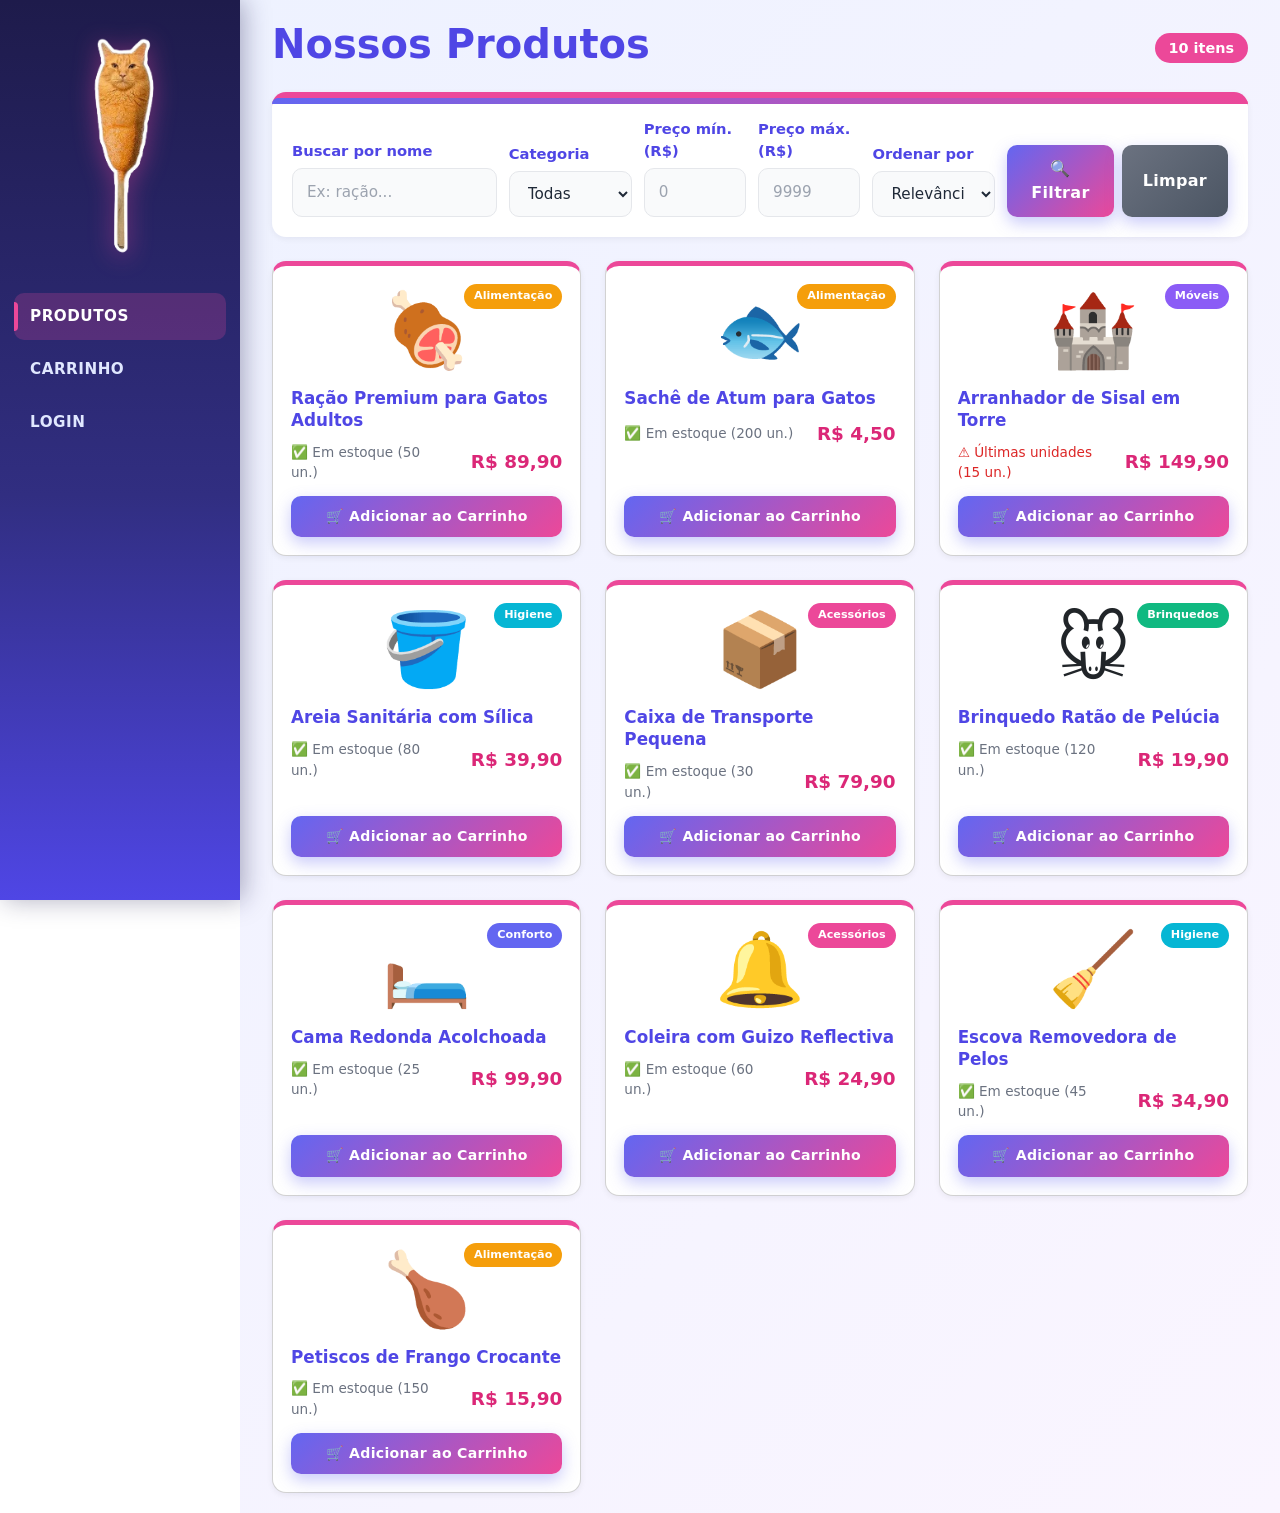
<file: site/index.html>
<!DOCTYPE html>
<html lang="pt-br">
<head>
    <meta charset="UTF-8">
    <meta name="viewport" content="width=device-width, initial-scale=1.0">
    <link href="https://cdn.jsdelivr.net/npm/bootstrap@5.3.3/dist/css/bootstrap.min.css" rel="stylesheet">
    <link href="style.css" rel="stylesheet">
    <title>Produtos</title>
</head>
<body>
    <header>
        <nav class="navbar navbar-expand-lg navbar-dark bg-dark">
            <div class="container-fluid justify-content-center">
                <a class="navbar-brand" href="#"><img src="logo.png" height="120" alt=""></a>
                <button class="navbar-toggler" type="button" data-bs-toggle="collapse" data-bs-target="#navbarNav">
                    <span class="navbar-toggler-icon"></span>
                </button>
                <div class="collapse navbar-collapse flex-grow-0 justify-content-center" id="navbarNav">
                    <ul class="navbar-nav text-center">
                        <li class="nav-item active"><a class="nav-link" href="index.html">PRODUTOS</a></li>
                        <li class="nav-item"><a class="nav-link" href="carrinho.html">CARRINHO</a></li>
                        <li class="nav-item" id="nav-login"><a class="nav-link" href="login.html">LOGIN</a></li>
                    </ul>
                    <div class="dropdown m-3">
                        <button id="user-info" class="btn btn-light dropdown-toggle" type="button" data-bs-toggle="dropdown" style="display:none">Opções</button>
                        <ul class="dropdown-menu">
                            <li><a class="dropdown-item" href="cadastro.html">Perfil</a></li>
                            <li><hr class="dropdown-divider"></li>
                            <li><a class="dropdown-item" href="#" onclick="logout()">Sair</a></li>
                        </ul>
                    </div>
                </div>
            </div>
        </nav>
    </header>

    <main class="d-flex justify-content-center align-items-center" style="align-items:flex-start !important;">
        <div class="container-fluid">
            <div class="d-flex justify-content-between align-items-center mb-3" style="max-width:1200px; margin:0 auto;">
                <h1 style="color:var(--primary-dark); font-weight:700;">Nossos Produtos</h1>
                <span id="contador-produtos" class="badge" style="background:var(--accent); font-size:0.9rem; padding:8px 14px; border-radius:20px;">0 itens</span>
            </div>

            <form id="form-filtros" style="max-width:1200px; margin:0 auto 24px; padding:20px; background:#fff; border-radius:var(--radius); box-shadow:var(--shadow-sm); display:grid; grid-template-columns: 2fr 1.2fr 1fr 1fr 1.2fr auto; gap:12px; align-items:end;">
                <div>
                    <label for="filtro-busca">Buscar por nome</label>
                    <input type="text" id="filtro-busca" class="input_texto" placeholder="Ex: ração..." style="margin-bottom:0;">
                </div>
                <div>
                    <label for="filtro-categoria">Categoria</label>
                    <select id="filtro-categoria" class="input_texto" style="margin-bottom:0;">
                        <option value="">Todas</option>
                        <option value="Alimentação">Alimentação</option>
                        <option value="Móveis">Móveis</option>
                        <option value="Higiene">Higiene</option>
                        <option value="Acessórios">Acessórios</option>
                        <option value="Brinquedos">Brinquedos</option>
                        <option value="Conforto">Conforto</option>
                    </select>
                </div>
                <div>
                    <label for="filtro-preco-min">Preço mín. (R$)</label>
                    <input type="number" id="filtro-preco-min" class="input_texto" min="0" step="0.01" placeholder="0" style="margin-bottom:0;">
                </div>
                <div>
                    <label for="filtro-preco-max">Preço máx. (R$)</label>
                    <input type="number" id="filtro-preco-max" class="input_texto" min="0" step="0.01" placeholder="9999" style="margin-bottom:0;">
                </div>
                <div>
                    <label for="filtro-ordenacao">Ordenar por</label>
                    <select id="filtro-ordenacao" class="input_texto" style="margin-bottom:0;">
                        <option value="">Relevância</option>
                        <option value="asc">Menor preço</option>
                        <option value="desc">Maior preço</option>
                    </select>
                </div>
                <div style="display:flex; gap:8px;">
                    <button type="submit" class="btn_enviar" style="margin-top:0; padding:12px 16px;">🔍 Filtrar</button>
                    <button type="button" id="btn-limpar" class="btn_enviar" style="margin-top:0; padding:12px 16px; background:linear-gradient(135deg,#6b7280,#4b5563);">Limpar</button>
                </div>
            </form>

            <div id="loading" class="text-center py-5">
                <div class="spinner-border" style="color:var(--primary);" role="status">
                    <span class="visually-hidden">Carregando...</span>
                </div>
                <p class="mt-3" style="color:var(--text-muted);">Buscando produtos...</p>
            </div>

            <div id="grid-produtos" class="grid-produtos"></div>

        </div>
    </main>

    <div class="position-fixed" style="top:50%; left:50%; transform:translate(-50%,-50%); z-index:1050;">
        <div id="liveToast" class="toast align-items-center text-white bg-success border-0" role="alert" data-bs-delay="5000">
            <div class="d-flex">
                <div class="toast-body" id="toast-message">Mensagem</div>
                <button type="button" class="btn-close btn-close-white me-2 m-auto" data-bs-dismiss="toast"></button>
            </div>
        </div>
    </div>

    <footer></footer>

    <script src="https://cdn.jsdelivr.net/npm/bootstrap@5.3.3/dist/js/bootstrap.bundle.min.js"></script>
    <script src="./pages.js"></script>
    <script src="./produtos.js"></script>
</body>
</html>
</file>
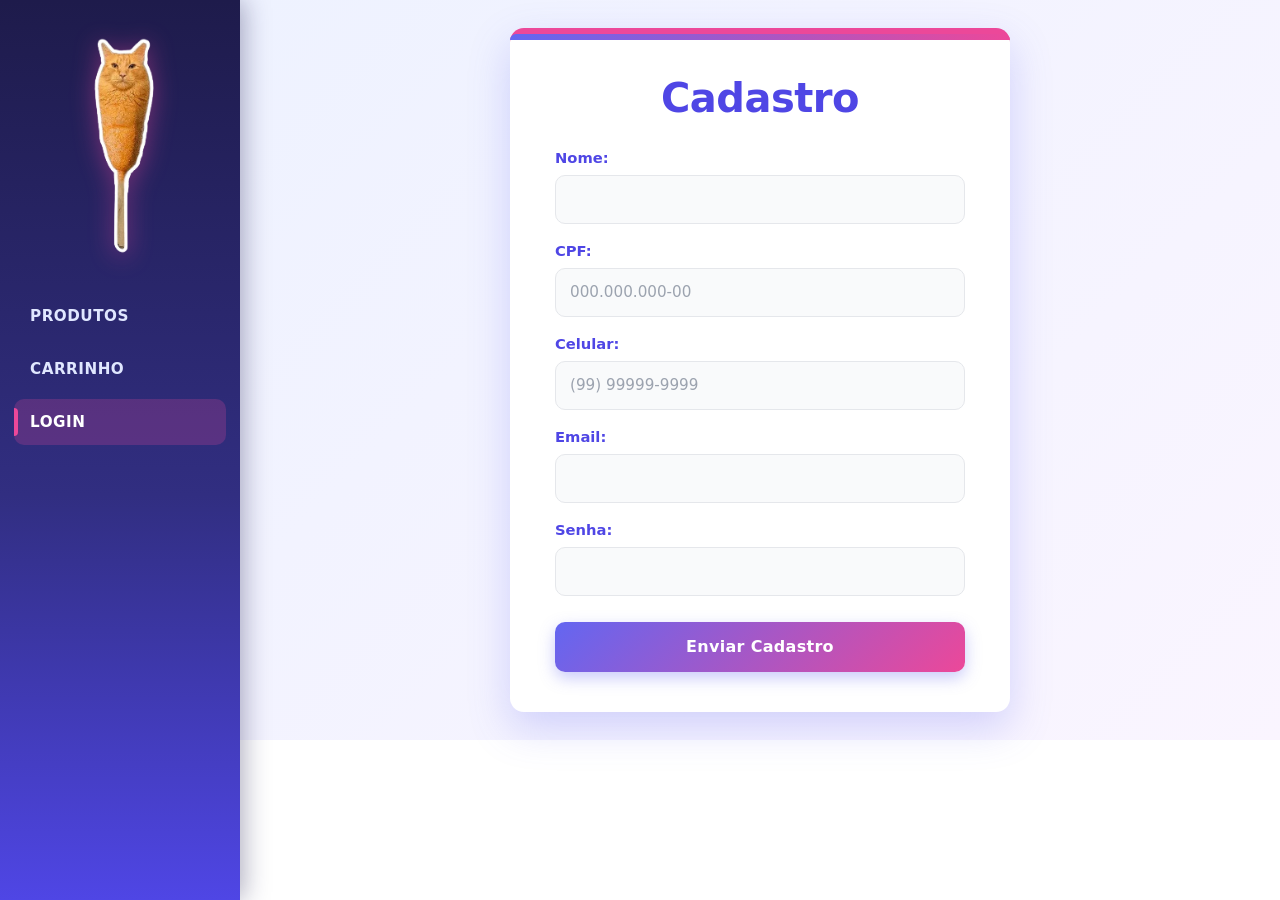
<file: site/cadastro.html>
<!DOCTYPE html>
<html lang="pt-br">
<head>
    <meta charset="UTF-8">
    <meta name="viewport" content="width=device-width, initial-scale=1.0">
    <link href="https://cdn.jsdelivr.net/npm/bootstrap@5.3.3/dist/css/bootstrap.min.css" rel="stylesheet" integrity="sha384-QWTKZyjpPEjISv5WaRU9OFeRpok6YctnYmDr5pNlyT2bRjXh0JMhjY6hW+ALEwIH" crossorigin="anonymous">
    <link href="style.css" rel="stylesheet">
    <title>Cadastro</title>
</head>
<body>
    <header>
        <nav class="navbar navbar-expand-lg navbar-dark bg-dark">
            <div class="container-fluid justify-content-center">
                <a class="navbar-brand" href="#">
                    <img src="logo.png" height="120" alt="">
                </a>
                <button class="navbar-toggler" type="button" data-bs-toggle="collapse" data-bs-target="#navbarNav" aria-controls="navbarNav" aria-expanded="false" aria-label="Toggle navigation">
                    <span class="navbar-toggler-icon"></span>
                </button>
                <div class="collapse navbar-collapse flex-grow-0 justify-content-center" id="navbarNav">
                    <ul class="navbar-nav text-center">
                        <li class="nav-item">
                            <a class="nav-link" href="index.html">PRODUTOS</a>
                        </li>
                        <li class="nav-item">
                            <a class="nav-link" href="carrinho.html">CARRINHO</span></a>
                        </li>
                        <li class="nav-item active" id="nav-login">
                            <a class="nav-link" href="login.html">LOGIN</a>
                        </li>
                    </ul>
                    <div class="dropdown m-3">
                        <button id="user-info" class="btn btn-light dropdown-toggle" type="button" data-bs-toggle="dropdown" aria-expanded="false" style="display: none">
                            Opções
                        </button>
                        <ul class="dropdown-menu">
                            <li><a class="dropdown-item" href="cadastro.html">Perfil</a></li>
                            <li><hr class="dropdown-divider"></li>
                            <li><a class="dropdown-item" href="#" onclick="logout()">Sair</a></li>
                        </ul>
                    </div>
                </div>
            </div>
        </nav>
    </header>
    <main class="d-flex justify-content-center align-items-center">
        <form id = "form_cadastro">
            <h1 style="text-align: center;">Cadastro</h1>
            <label for="nome">Nome:</label>
            <input type="text" id="nome" required class="input_texto">
            <label for="cpf">CPF:</label>
            <input type="text" id="cpf" placeholder="000.000.000-00" required class="input_texto">
            <label for="celular">Celular:</label>
            <input type="tel" id="celular" placeholder="(99) 99999-9999" required class="input_texto">
            <label for="email">Email:</label>
            <input type="email" id="email" required class="input_texto">
            <label for="senha">Senha:</label>
            <input type="password" id="senha" required class="input_texto">

            <input type="submit" id="btn_enviar" value="Enviar Cadastro" class="btn_enviar">
            
        </form>

        <!-- ALERTA TOAST -->
        <div class="position-fixed" style="top: 50%; left: 50%; transform: translate(-50%, -50%); z-index: 1050;">
            <div id="liveToast" class="toast align-items-center text-white bg-success border-0" role="alert" aria-live="assertive" aria-atomic="true" data-bs-delay="5000">
                <div class="d-flex">
                    <div class="toast-body" id="toast-message">
                        Mensagem
                    </div>
                <button type="button" class="btn-close btn-close-white me-2 m-auto" data-bs-dismiss="toast" aria-label="Fechar"></button>
            </div>
        </div>
    </main>
    <footer> </footer>

    <script>
        function pegarDados(){
            dados = {
                nome: document.getElementById("nome").value,
                cpf: document.getElementById("cpf").value,
                celular: document.getElementById("celular").value,
                email: document.getElementById("email").value,
                senha: document.getElementById("senha").value
            }
            return dados
        }

        const form_cadastro = document.getElementById("form_cadastro")
        const btn_enviar = document.getElementById("btn_enviar")
        form_cadastro.addEventListener("submit", async (event)=>{
            event.preventDefault()
            btn_enviar.disabled = true
            btn_enviar.value = "Enviando cadastro..."
            const dados = pegarDados()
            try {
                const resposta = await fetch("http://localhost:3000/cliente", {
                    method: "POST", headers: { "Content-Type": "application/json" },
                    body: JSON.stringify(dados)
                })
                if (!resposta.ok) {throw new Error("Erro na API")}
                mostrarToast("✅ Cadastro enviado com sucesso!", "bg-success");
                form_cadastro.reset()
            } catch(error) {
                mostrarToast("❌ Falha ao enviar. " + error, "bg-danger");
            } finally {
                btn_enviar.value = "Enviar Cadastro"
                btn_enviar.disabled = false
            }
        })
    </script>

    <script src="./pages.js"></script>

    <script src="https://cdn.jsdelivr.net/npm/bootstrap@5.3.3/dist/js/bootstrap.bundle.min.js" integrity="sha384-YvpcrYf0tY3lHB60NNkmXc5s9fDVZLESaAA55NDzOxhy9GkcIdslK1eN7N6jIeHz" crossorigin="anonymous"></script>

</body>
</html>
</file>
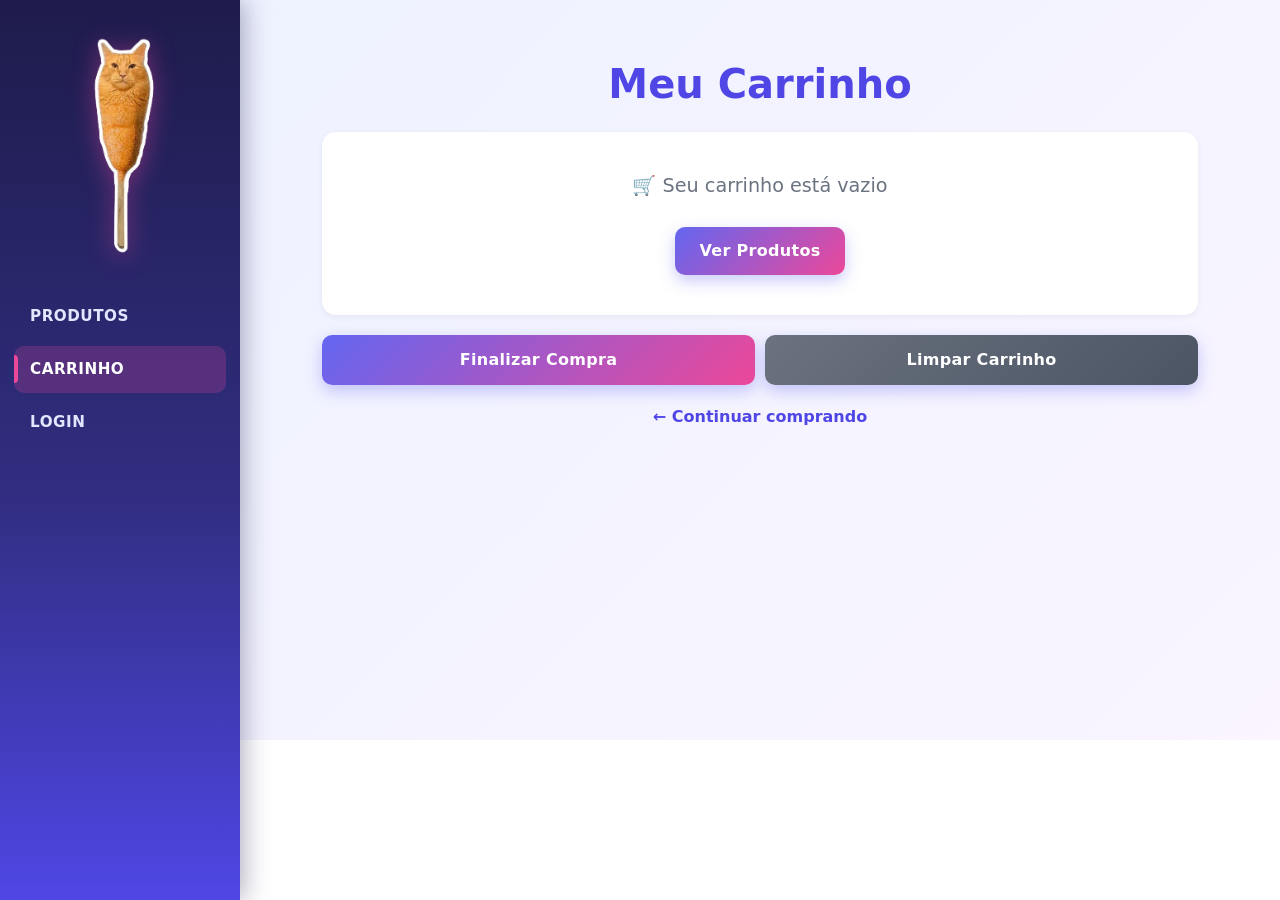
<file: site/carrinho.html>
<!DOCTYPE html>
<html lang="pt-br">
<head>
    <meta charset="UTF-8">
    <meta name="viewport" content="width=device-width, initial-scale=1.0">
    <link href="https://cdn.jsdelivr.net/npm/bootstrap@5.3.3/dist/css/bootstrap.min.css" rel="stylesheet">
    <link href="style.css" rel="stylesheet">
    <title>Carrinho</title>
</head>
<body>
    <header>
        <nav class="navbar navbar-expand-lg navbar-dark bg-dark">
            <div class="container-fluid justify-content-center">
                <a class="navbar-brand" href="#"><img src="logo.png" height="120" alt=""></a>
                <button class="navbar-toggler" type="button" data-bs-toggle="collapse" data-bs-target="#navbarNav">
                    <span class="navbar-toggler-icon"></span>
                </button>
                <div class="collapse navbar-collapse flex-grow-0 justify-content-center" id="navbarNav">
                    <ul class="navbar-nav text-center">
                        <li class="nav-item"><a class="nav-link" href="index.html">PRODUTOS</a></li>
                        <li class="nav-item active"><a class="nav-link" href="carrinho.html">CARRINHO</a></li>
                        <li class="nav-item" id="nav-login"><a class="nav-link" href="login.html">LOGIN</a></li>
                    </ul>
                    <div class="dropdown m-3">
                        <button id="user-info" class="btn btn-light dropdown-toggle" type="button" data-bs-toggle="dropdown" style="display:none">Opções</button>
                        <ul class="dropdown-menu">
                            <li><a class="dropdown-item" href="cadastro.html">Perfil</a></li>
                            <li><hr class="dropdown-divider"></li>
                            <li><a class="dropdown-item" href="#" onclick="logout()">Sair</a></li>
                        </ul>
                    </div>
                </div>
            </div>
        </nav>
    </header>

    <main class="d-flex justify-content-center" style="align-items:flex-start !important;">
        <div class="container-fluid" style="max-width:900px; margin:40px auto;">
            <h1 style="color:var(--primary-dark); font-weight:700; text-align:center; margin-bottom:24px;">Meu Carrinho</h1>

            <div id="lista-carrinho"></div>

            <div id="resumo" style="display:none; margin-top:20px; padding:18px; background:#fff; border-radius:var(--radius); box-shadow:var(--shadow-sm);">
                <div style="display:flex; justify-content:space-between; font-size:1.1rem; margin-bottom:6px;">
                    <span>Quantidade de itens:</span>
                    <strong id="total-itens">0</strong>
                </div>
                <div style="display:flex; justify-content:space-between; font-size:1.3rem; color:var(--accent-dark);">
                    <span>Total:</span>
                    <strong id="total-preco">R$ 0,00</strong>
                </div>
            </div>

            <div style="display:flex; gap:10px; flex-wrap:wrap; margin-top:20px;">
                <button class="btn_enviar" style="flex:1; min-width:180px; margin-top:0;" onclick="finalizarCompra()" id="btn-finalizar">Finalizar Compra</button>
                <button class="btn_enviar" style="flex:1; min-width:180px; margin-top:0; background:linear-gradient(135deg,#6b7280,#4b5563);" onclick="limparCarrinho()">Limpar Carrinho</button>
            </div>

            <div style="text-align:center; margin-top:20px;">
                <a href="index.html" style="color:var(--primary-dark); font-weight:600; text-decoration:none;">← Continuar comprando</a>
            </div>
        </div>
    </main>

    <div class="position-fixed" style="top:50%; left:50%; transform:translate(-50%,-50%); z-index:1050;">
        <div id="liveToast" class="toast align-items-center text-white bg-success border-0" role="alert" data-bs-delay="5000">
            <div class="d-flex">
                <div class="toast-body" id="toast-message">Mensagem</div>
                <button type="button" class="btn-close btn-close-white me-2 m-auto" data-bs-dismiss="toast"></button>
            </div>
        </div>
    </div>

    <script src="https://cdn.jsdelivr.net/npm/bootstrap@5.3.3/dist/js/bootstrap.bundle.min.js"></script>
    <script src="./pages.js"></script>
    <script>
        function lerCarrinho() {
            try { return JSON.parse(localStorage.getItem("carrinho") || "[]"); } 
            catch { return []; }
        }

        function salvarCarrinho(carrinho) {
            localStorage.setItem("carrinho", JSON.stringify(carrinho));
        }

        function formatarPreco(valor) {
            return Number(valor || 0).toLocaleString("pt-BR", { style: "currency", currency: "BRL" });
        }

        function carregarCarrinho() {
            const carrinho = lerCarrinho();
            const lista = document.getElementById("lista-carrinho");
            const resumo = document.getElementById("resumo");

            if (!lista) return;

            if (carrinho.length === 0) {
                lista.innerHTML = `
                    <div style="text-align:center; padding:40px; background:#fff; border-radius:var(--radius); box-shadow:var(--shadow-sm);">
                        <p style="font-size:1.2rem; color:var(--text-muted); margin-bottom:16px;">🛒 Seu carrinho está vazio</p>
                        <a href="index.html" class="btn_enviar" style="display:inline-block; width:auto; padding:12px 24px; text-decoration:none;">Ver Produtos</a>
                    </div>`;
                if (resumo) resumo.style.display = "none";
                return;
            }

            lista.innerHTML = carrinho.map(item => `
                <div class="card" style="display:flex; flex-direction:row; align-items:center; justify-content:space-between; gap:12px; margin-bottom:12px; flex-wrap:wrap;">
                    <div style="flex:1; min-width:180px;">
                        <strong style="color:var(--primary-dark);">${item.nome}</strong>
                        ${item.preco ? `<div style="color:var(--text-muted); font-size:0.9rem;">${formatarPreco(item.preco)}</div>` : ""}
                    </div>
                    <div style="display:flex; align-items:center; gap:8px;">
                        <button class="btn_enviar" style="width:38px; padding:8px; margin:0;" onclick="alterarQtd(${item.id}, -1)">−</button>
                        <span style="min-width:24px; text-align:center; font-weight:700;">${item.quantidade}</span>
                        <button class="btn_enviar" style="width:38px; padding:8px; margin:0;" onclick="alterarQtd(${item.id}, 1)">+</button>
                        <button class="btn_enviar" style="width:auto; padding:8px 14px; margin:0; background:linear-gradient(135deg,#ef4444,#dc2626);" onclick="removerItem(${item.id})">Remover</button>
                    </div>
                </div>
            `).join("");

            const totalItens = carrinho.reduce((s, i) => s + i.quantidade, 0);
            const totalPreco = carrinho.reduce((s, i) => s + (Number(i.preco) || 0) * i.quantidade, 0);

            if (resumo) {
                resumo.style.display = "block";
                document.getElementById("total-itens").textContent = totalItens;
                document.getElementById("total-preco").textContent = formatarPreco(totalPreco);
            }
        }

        function alterarQtd(id, delta) {
            const carrinho = lerCarrinho();
            const item = carrinho.find(i => i.id === id);
            if (!item) return;
            item.quantidade += delta;
            const novo = item.quantidade <= 0 ? carrinho.filter(i => i.id !== id) : carrinho;
            salvarCarrinho(novo);
            carregarCarrinho();
        }

        function removerItem(id) {
            salvarCarrinho(lerCarrinho().filter(i => i.id !== id));
            carregarCarrinho();
        }

        function limparCarrinho() {
            salvarCarrinho([]);
            carregarCarrinho();
            if (typeof mostrarToast === "function") mostrarToast("🗑️ Carrinho esvaziado!", "bg-success");
        }

        async function finalizarCompra() {
            const carrinho = lerCarrinho();
            if (carrinho.length === 0) {
                if (typeof mostrarToast === "function") mostrarToast("❌ Carrinho vazio!", "bg-danger");
                return;
            }
            
            const token = localStorage.getItem("token");
            if (!token) {
                if (typeof mostrarToast === "function") mostrarToast("❌ Faça login para finalizar a compra!", "bg-danger");
                setTimeout(() => window.location.href = "login.html", 1500);
                return;
            }

            const btn = document.getElementById("btn-finalizar");
            btn.disabled = true;
            btn.innerText = "Processando...";

            try {
                const resposta = await fetch("http://localhost:3000/compra", {
                    method: "POST",
                    headers: {
                        "Content-Type": "application/json",
                        "Authorization": "Bearer " + token
                    },
                    body: JSON.stringify({ itens: carrinho })
                });

                const contentType = resposta.headers.get("content-type");
                if (!contentType || !contentType.includes("application/json")) {
                    throw new Error("Erro no servidor. A rota /compra existe?");
                }

                const json = await resposta.json();

                if (!resposta.ok) {
                    if (resposta.status === 401 || resposta.status === 403) {
                        if (typeof mostrarToast === "function") mostrarToast("❌ Sessão expirada. Faça login novamente.", "bg-danger");
                        localStorage.removeItem("token");
                        localStorage.removeItem("nome_cliente");
                        setTimeout(() => window.location.href = "login.html", 2000);
                        return;
                    }
                    throw new Error(json.erro || json.msg || "Erro ao processar compra");
                }

                if (typeof mostrarToast === "function") mostrarToast("✅ Compra finalizada com sucesso!", "bg-success");
                salvarCarrinho([]);
                carregarCarrinho();

            } catch (error) {
                console.error(error);
                if (typeof mostrarToast === "function") mostrarToast("❌ " + error.message, "bg-danger");
            } finally {
                btn.disabled = false;
                btn.innerText = "Finalizar Compra";
            }
        }

        window.alterarQtd = alterarQtd;
        window.removerItem = removerItem;
        window.limparCarrinho = limparCarrinho;
        window.finalizarCompra = finalizarCompra;

        document.addEventListener("DOMContentLoaded", carregarCarrinho);
    </script>
</body>
</html>
</file>
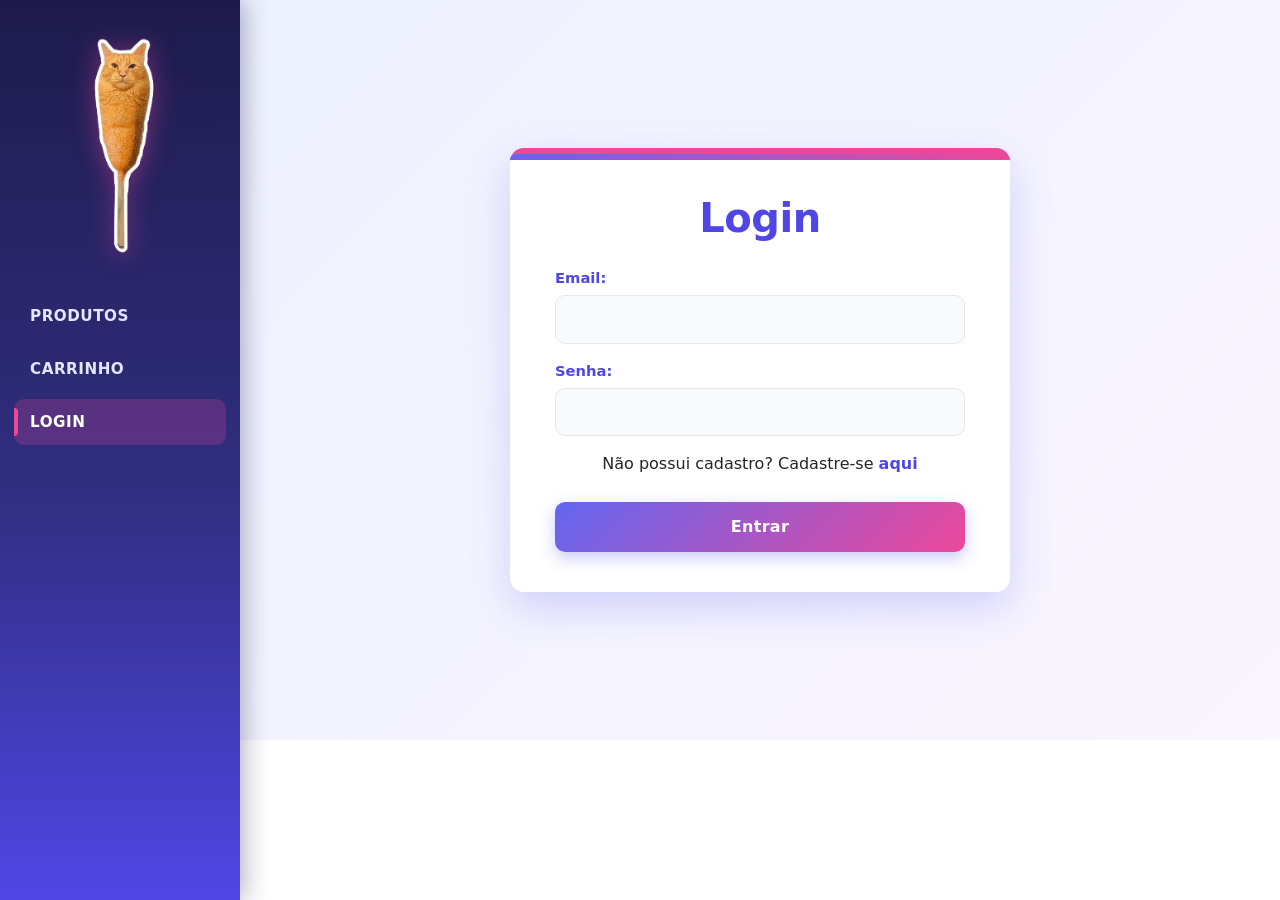
<file: site/login.html>
<!DOCTYPE html>
<html lang="pt-br">
<head>
    <meta charset="UTF-8">
    <meta name="viewport" content="width=device-width, initial-scale=1.0">
    <link href="https://cdn.jsdelivr.net/npm/bootstrap@5.3.3/dist/css/bootstrap.min.css" rel="stylesheet" integrity="sha384-QWTKZyjpPEjISv5WaRU9OFeRpok6YctnYmDr5pNlyT2bRjXh0JMhjY6hW+ALEwIH" crossorigin="anonymous">
    <link href="style.css" rel="stylesheet">
    <title>Login</title>
</head>
<body>
    <header>
        <nav class="navbar navbar-expand-lg navbar-dark bg-dark">
            <div class="container-fluid justify-content-center">
                <a class="navbar-brand" href="#">
                    <img src="logo.png" height="120" alt="">
                </a>
                <button class="navbar-toggler" type="button" data-bs-toggle="collapse" data-bs-target="#navbarNav" aria-controls="navbarNav" aria-expanded="false" aria-label="Toggle navigation">
                    <span class="navbar-toggler-icon"></span>
                </button>
                <div class="collapse navbar-collapse flex-grow-0 justify-content-center" id="navbarNav">
                    <ul class="navbar-nav text-center">
                        <li class="nav-item">
                            <a class="nav-link" href="index.html">PRODUTOS</a>
                        </li>
                        <li class="nav-item">
                            <a class="nav-link" href="carrinho.html">CARRINHO</span></a>
                        </li>
                        <li class="nav-item active" id="nav-login">
                            <a class="nav-link" href="login.html">LOGIN</a>
                        </li>
                    </ul>
                    <div class="dropdown m-3">
                        <button id="user-info" class="btn btn-light dropdown-toggle" type="button" data-bs-toggle="dropdown" aria-expanded="false" style="display: none">
                            Opções
                        </button>
                        <ul class="dropdown-menu">
                            <li><a class="dropdown-item" href="cadastro.html">Perfil</a></li>
                            <li><hr class="dropdown-divider"></li>
                            <li><a class="dropdown-item" href="#" onclick="logout()">Sair</a></li>
                        </ul>
                    </div>
                </div>
            </div>
        </nav>
    </header>
    <main class="d-flex justify-content-center align-items-center">
        <form id = "form_login">
            <h1 style="text-align: center;">Login</h1>
            <label for="email">Email:</label>
            <input type="email" id="email" required class="input_texto">
            <label for="senha">Senha:</label>
            <input type="password" id="senha" required class="input_texto">
            <p  style="text-align: center;">Não possui cadastro? Cadastre-se <a href="cadastro.html">aqui</a></p>

            <input type="submit" value="Entrar" id="btn_enviar" class="btn_enviar">
            
        </form>

        <div class="position-fixed" style="top: 50%; left: 50%; transform: translate(-50%, -50%); z-index: 1050;">
            <div id="liveToast" class="toast align-items-center text-white bg-success border-0" role="alert" aria-live="assertive" aria-atomic="true" data-bs-delay="5000">
                <div class="d-flex">
                    <div class="toast-body" id="toast-message">
                        Mensagem
                    </div>
                <button type="button" class="btn-close btn-close-white me-2 m-auto" data-bs-dismiss="toast" aria-label="Fechar"></button>
            </div>
        </div>
    </div>
    </main>
    <footer> </footer>

    <script>
        function pegar_dados() {
            const dados = {
                email: document.getElementById("email").value,
                senha: document.getElementById("senha").value
            }
            return dados
        }
        const form = document.getElementById("form_login")
        const btn_enviar = document.getElementById("btn_enviar")
        form.addEventListener("submit", async (event) => {
            event.preventDefault()
            btn_enviar.disabled = true
            btn_enviar.value = "Entrando..."
            const dados = pegar_dados()
            try {
                const resposta = await fetch(
                    "http://localhost:3000/login", {
                        method: "POST",
                        headers: { "Content-Type": "application/json" },
                        body: JSON.stringify(dados)
                    }
                )
                const json_resposta = await resposta.json()
                if (!resposta.ok) {
                    if (resposta.status == 401) {
                        throw new Error(json_resposta.msg)
                    } else {
                        throw new Error("Erro inesperado na API")
                    }
                }
                localStorage.setItem("nome_cliente", json_resposta.nome)
                localStorage.setItem("token", json_resposta.token)
                window.location.href = "index.html"
            } catch (error) {
                mostrarToast("❌ Falha ao enviar. " + error, "bg-danger");

            } finally {
                btn_enviar.disabled = false
                btn_enviar.value = "Entrar"
            }
        })
    </script>

    <script src="./pages.js"></script>

    <script src="https://cdn.jsdelivr.net/npm/bootstrap@5.3.3/dist/js/bootstrap.bundle.min.js" integrity="sha384-YvpcrYf0tY3lHB60NNkmXc5s9fDVZLESaAA55NDzOxhy9GkcIdslK1eN7N6jIeHz" crossorigin="anonymous"></script>

</body>
</html>
</file>
<file: site/style.css>
/* ============================================================
   VARIÁVEIS GLOBAIS
   ============================================================ */
   :root {
    --primary: #6366f1;
    --primary-dark: #4f46e5;
    --primary-light: #818cf8;
    --accent: #ec4899;
    --accent-dark: #db2777;
    --bg-soft: #eef2ff;
    --bg-softer: #faf5ff;
    --text: #1f2937;
    --text-muted: #6b7280;
    --border: #e5e7eb;
    --shadow-sm: 0 2px 6px rgba(15, 23, 42, 0.06);
    --shadow-md: 0 8px 24px rgba(99, 102, 241, 0.18);
    --shadow-lg: 0 16px 40px rgba(99, 102, 241, 0.25);
    --radius: 14px;
  
    /* Sidebar */
    --sidebar-width: 240px;
    --sidebar-bg: linear-gradient(180deg, #1e1b4b 0%, #312e81 55%, #4f46e5 100%);
    --sidebar-text: #e0e7ff;
    --sidebar-text-muted: #a5b4fc;
    --sidebar-hover: rgba(129, 140, 248, 0.18);
    --sidebar-active: rgba(236, 72, 153, 0.22);
  }
  
  /* ============================================================
     HEADER — SIDEBAR VERTICAL FIXA (ESQUERDA)
     ============================================================ */
  header {
    position: fixed;
    top: 0;
    left: 0;
    height: 100vh;
    width: var(--sidebar-width);
    z-index: 1030;
    background: var(--sidebar-bg);
    box-shadow: 4px 0 24px rgba(30, 27, 75, 0.35);
    display: flex;
    flex-direction: column;
    overflow-y: auto;
    overflow-x: hidden;
  }
  
  /* Navbar ocupa toda a altura da sidebar */
  header .navbar {
    flex: 1;
    width: 100%;
    padding: 0 !important;
    background: transparent !important;
  }
  
  /* Container interno: empilha tudo verticalmente, colado na logo */
  header .navbar > .container-fluid {
    flex-direction: column !important;
    justify-content: flex-start !important;
    align-items: stretch !important;
    padding: 20px 14px !important;
    height: 100%;
    gap: 0 !important;
  }
  
  /* ---------- Logo ---------- */
  header .navbar-brand {
    display: flex;
    justify-content: center;
    align-items: center;
    margin: 0 0 16px 0 !important;
    padding: 8px 12px !important;
    transition: transform 0.3s ease;
  }
  
  header .navbar-brand:hover {
    transform: scale(1.05);
  }
  
  header .navbar-brand img {
    height: auto !important;
    width: 100% !important;
    max-width: 180px;
    object-fit: contain;
    filter: drop-shadow(0 4px 12px rgba(236, 72, 153, 0.45));
    border-radius: 12px;
  }
  
  /* ---------- Botão hamburguer (mobile) ---------- */
  header .navbar-toggler {
    align-self: center;
    border: 1px solid rgba(224, 231, 255, 0.25);
    padding: 8px 12px;
    border-radius: 10px;
    margin-bottom: 8px;
  }
  
  header .navbar-toggler:focus {
    box-shadow: 0 0 0 3px rgba(236, 72, 153, 0.35);
  }
  
  /* ---------- Menu collapsible colado na logo ---------- */
  header .navbar-collapse {
    flex-direction: column !important;
    align-items: stretch !important;
    flex-grow: 0 !important;
    width: 100%;
    margin-top: 4px;
  }
  
  /* ---------- Lista de links ---------- */
  header .navbar-nav {
    flex-direction: column !important;
    align-items: stretch !important;
    gap: 6px;
    width: 100%;
    text-align: left !important;
  }
  
  header .nav-item {
    width: 100%;
  }
  
  header .nav-link {
    color: var(--sidebar-text) !important;
    font-weight: 600;
    font-size: 0.95rem;
    letter-spacing: 0.5px;
    padding: 12px 16px !important;
    border-radius: 10px;
    transition: background 0.25s ease, color 0.25s ease, transform 0.15s ease;
    position: relative;
    display: block;
  }
  
  header .nav-link:hover {
    background: var(--sidebar-hover);
    color: #ffffff !important;
    transform: translateX(3px);
  }
  
  /* Link ativo — faixa coral lateral */
  header .nav-item.active .nav-link {
    background: var(--sidebar-active);
    color: #ffffff !important;
  }
  
  header .nav-item.active .nav-link::before {
    content: "";
    position: absolute;
    left: 0;
    top: 20%;
    height: 60%;
    width: 4px;
    background: var(--accent);
    border-radius: 0 4px 4px 0;
  }
  
  /* ---------- Dropdown do usuário ---------- */
  header .dropdown {
    margin: 6px 0 0 0 !important;
    width: 100%;
  }
  
  header #user-info {
    width: 100%;
    text-align: left;
    background: rgba(255, 255, 255, 0.08);
    border: 1px solid rgba(224, 231, 255, 0.25);
    color: var(--sidebar-text);
    font-weight: 600;
    border-radius: 10px;
    padding: 12px 16px;
    transition: background 0.25s ease, border-color 0.25s ease;
  }
  
  header #user-info:hover,
  header #user-info:focus {
    background: var(--sidebar-hover);
    border-color: var(--accent);
    color: #ffffff;
    box-shadow: 0 0 0 3px rgba(236, 72, 153, 0.2);
  }
  
  header .dropdown-menu {
    position: static !important;
    transform: none !important;
    width: 100%;
    border: none;
    border-radius: 10px;
    margin-top: 6px;
    padding: 6px;
    background: rgba(15, 23, 42, 0.65);
    backdrop-filter: blur(8px);
    box-shadow: 0 8px 20px rgba(0, 0, 0, 0.3);
  }
  
  header .dropdown-item {
    color: var(--sidebar-text) !important;
    border-radius: 8px;
    padding: 10px 14px;
    font-weight: 500;
    transition: background 0.2s ease, color 0.2s ease;
  }
  
  header .dropdown-item:hover {
    background: var(--sidebar-active) !important;
    color: #ffffff !important;
  }
  
  header .dropdown-divider {
    border-color: rgba(224, 231, 255, 0.15);
  }
  
  /* ============================================================
     MAIN — centraliza conteúdo E respeita a sidebar
     ============================================================ */
  main {
    display: flex;
    justify-content: center;
    align-items: center;
    min-height: calc(100vh - 160px);
    background: linear-gradient(135deg, var(--bg-soft) 0%, var(--bg-softer) 100%);
    padding: 20px;
    margin-left: var(--sidebar-width);
    transition: margin-left 0.3s ease;
  }
  
  footer {
    margin-left: var(--sidebar-width);
    transition: margin-left 0.3s ease;
  }
  
  /* ============================================================
     GRID DE PRODUTOS
     ============================================================ */
  .grid-produtos {
    display: grid;
    grid-template-columns: repeat(4, 1fr);
    gap: 20px;
    width: 100%;
    max-width: 1200px;
  }
  
  /* ============================================================
     CARDS
     ============================================================ */
  .card {
    background: #ffffff;
    border-radius: var(--radius);
    box-shadow: var(--shadow-sm);
    padding: 18px;
    display: flex;
    flex-direction: column;
    justify-content: space-between;
    border-top: 5px solid var(--accent);
    transition: box-shadow 0.3s ease, transform 0.3s ease;
  }
  
  .card:hover {
    box-shadow: var(--shadow-md);
    transform: translateY(-4px);
  }
  
  .card img {
    width: 100%;
    height: 150px;
    object-fit: contain;
    border-radius: 10px;
    margin-bottom: 10px;
  }
  
  .nome-produto {
    font-size: 18px;
    font-weight: 700;
    margin-bottom: 8px;
    color: var(--primary-dark);
  }
  
  .info {
    display: flex;
    justify-content: space-between;
    align-items: flex-start;
    margin-bottom: 12px;
    gap: 10px;
  }
  
  .descricao {
    font-size: 14px;
    color: var(--text-muted);
    flex: 1;
  }
  
  .preco {
    font-size: 18px;
    font-weight: 700;
    color: var(--accent-dark);
    margin-left: 10px;
    white-space: nowrap;
  }
  
  /* ============================================================
     FORMULÁRIO
     ============================================================ */
  form {
    background: #ffffff;
    padding: 40px 45px;
    border-radius: var(--radius);
    box-shadow: var(--shadow-lg);
    border-top: 6px solid var(--accent);
    width: 100%;
    max-width: 500px;
    position: relative;
  }
  
  form::before {
    content: "";
    position: absolute;
    inset: 0 0 auto 0;
    height: 6px;
    background: linear-gradient(90deg, var(--primary) 0%, var(--accent) 100%);
    border-radius: var(--radius) var(--radius) 0 0;
  }
  
  form h1 {
    color: var(--primary-dark);
    font-weight: 700;
    letter-spacing: -0.5px;
    margin-bottom: 25px;
  }
  
  /* ============================================================
     LABELS
     ============================================================ */
  label {
    display: block;
    font-weight: 600;
    margin-bottom: 6px;
    color: var(--primary-dark);
    font-size: 0.92rem;
  }
  
  /* ============================================================
     INPUTS
     ============================================================ */
  .input_texto,
  select {
    width: 100%;
    padding: 12px 14px;
    margin-bottom: 16px;
    border: 1.5px solid var(--border);
    border-radius: 10px;
    font-size: 0.95rem;
    color: var(--text);
    background-color: #f9fafb;
    transition: border-color 0.25s ease, box-shadow 0.25s ease,
                background-color 0.25s ease;
  }
  
  .input_texto::placeholder {
    color: #9ca3af;
  }
  
  .input_texto:hover,
  select:hover {
    border-color: var(--primary-light);
  }
  
  .input_texto:focus,
  select:focus {
    outline: none;
    background-color: #ffffff;
    border-color: var(--primary);
    box-shadow: 0 0 0 4px rgba(99, 102, 241, 0.15);
  }
  
  .input_texto[readonly] {
    background-color: #f3f4f6;
    color: var(--text-muted);
    cursor: not-allowed;
    border: 1.5px solid var(--border);
  }
  
  select:disabled {
    background-color: #f3f4f6;
    color: var(--text-muted);
    cursor: not-allowed;
    border: 1.5px solid var(--border);
  }
  
  /* ============================================================
     BOTÃO ENVIAR
     ============================================================ */
  .btn_enviar {
    width: 100%;
    padding: 13px;
    border: none;
    border-radius: 10px;
    background: linear-gradient(135deg, var(--primary) 0%, var(--accent) 100%);
    color: #ffffff;
    font-size: 1rem;
    font-weight: 600;
    letter-spacing: 0.3px;
    cursor: pointer;
    margin-top: 10px;
    transition: transform 0.2s ease, box-shadow 0.25s ease, filter 0.25s ease;
    box-shadow: 0 6px 16px rgba(99, 102, 241, 0.35);
  }
  
  .btn_enviar:hover {
    transform: translateY(-2px);
    box-shadow: 0 10px 22px rgba(99, 102, 241, 0.45);
    filter: brightness(1.05);
  }
  
  .btn_enviar:active {
    transform: translateY(0);
  }
  
  .btn_enviar:disabled {
    background: linear-gradient(135deg, #a5b4fc 0%, #f9a8d4 100%);
    cursor: not-allowed;
    box-shadow: none;
    transform: none;
    filter: none;
  }
  
  /* ============================================================
     LINKS
     ============================================================ */
  form a {
    color: var(--primary-dark);
    font-weight: 600;
    text-decoration: none;
    transition: color 0.2s ease;
  }
  
  form a:hover {
    color: var(--accent-dark);
    text-decoration: underline;
  }
  
  /* ============================================================
     RESPONSIVO
     ============================================================ */
  @media (max-width: 992px) {
    .grid-produtos {
      grid-template-columns: repeat(2, 1fr);
    }
  }
  
  @media (max-width: 991.98px) {
    header {
      position: sticky;
      height: auto;
      width: 100%;
      overflow: visible;
      box-shadow: 0 4px 18px rgba(30, 27, 75, 0.35);
    }
  
    header .navbar {
      padding: 10px 16px !important;
    }
  
    header .navbar > .container-fluid {
      flex-direction: row !important;
      flex-wrap: wrap;
      align-items: center !important;
      padding: 0 !important;
      gap: 12px;
    }
  
    header .navbar-brand {
      margin: 0 !important;
    }
  
    header .navbar-brand img {
      height: 55px !important;
    }
  
    header .navbar-toggler {
      margin-left: auto;
      margin-bottom: 0;
    }
  
    header .navbar-collapse {
      flex-basis: 100%;
      margin-top: 12px;
    }
  
    header .navbar-nav {
      gap: 4px;
    }
  
    main {
      margin-left: 0 !important;
      min-height: calc(100vh - 200px) !important;
      padding: 24px 16px !important;
    }
  
    footer {
      margin-left: 0 !important;
    }
  }
  
  @media (max-width: 576px) {
    .grid-produtos {
      grid-template-columns: 1fr;
    }
  
    form {
      padding: 30px 22px;
    }
  
    form h1 {
      font-size: 1.5rem;
    }
  }

/* ============================================================
   AJUSTES PARA O GRID DE PRODUTOS
   ============================================================ */
   .grid-produtos {
    display: grid;
    grid-template-columns: repeat(auto-fill, minmax(240px, 1fr));
    gap: 24px;
    width: 100%;
    max-width: 1200px;
    margin: 0 auto;
  }
  
  .card {
    position: relative;
    background: #ffffff;
    border-radius: var(--radius);
    box-shadow: var(--shadow-sm);
    padding: 18px;
    display: flex;
    flex-direction: column;
    justify-content: space-between;
    border-top: 5px solid var(--accent);
    transition: box-shadow 0.3s ease, transform 0.3s ease;
  }
  
  .card:hover {
    box-shadow: var(--shadow-md);
    transform: translateY(-4px);
  }
  
  .card .nome-produto {
    font-size: 1.05rem;
    font-weight: 700;
    margin: 12px 0 10px;
    color: var(--primary-dark);
    line-height: 1.3;
  }
  
  .card .info {
    display: flex;
    justify-content: space-between;
    align-items: center;
    margin-bottom: 14px;
    gap: 10px;
  }
  
  .card .preco {
    font-size: 1.15rem;
    font-weight: 800;
    color: var(--accent-dark);
    white-space: nowrap;
  }
  
  .card .btn-adicionar {
    font-size: 0.88rem;
    padding: 10px;
    margin-top: auto;
  }
  
  /* Botão desabilitado (sem estoque) */
  .btn-adicionar:disabled {
    background: #e5e7eb !important;
    color: #9ca3af !important;
    cursor: not-allowed;
    box-shadow: none !important;
    transform: none !important;
  }
  
  /* Responsivo */
  @media (max-width: 992px) {
    .grid-produtos {
      grid-template-columns: repeat(2, 1fr);
    }
  }
  
  @media (max-width: 576px) {
    .grid-produtos {
      grid-template-columns: 1fr;
    }
  }

@media (max-width: 992px) {
  #form-filtros {
      grid-template-columns: 1fr 1fr !important;
  }
}
@media (max-width: 576px) {
  #form-filtros {
      grid-template-columns: 1fr !important;
  }
}
</file>
